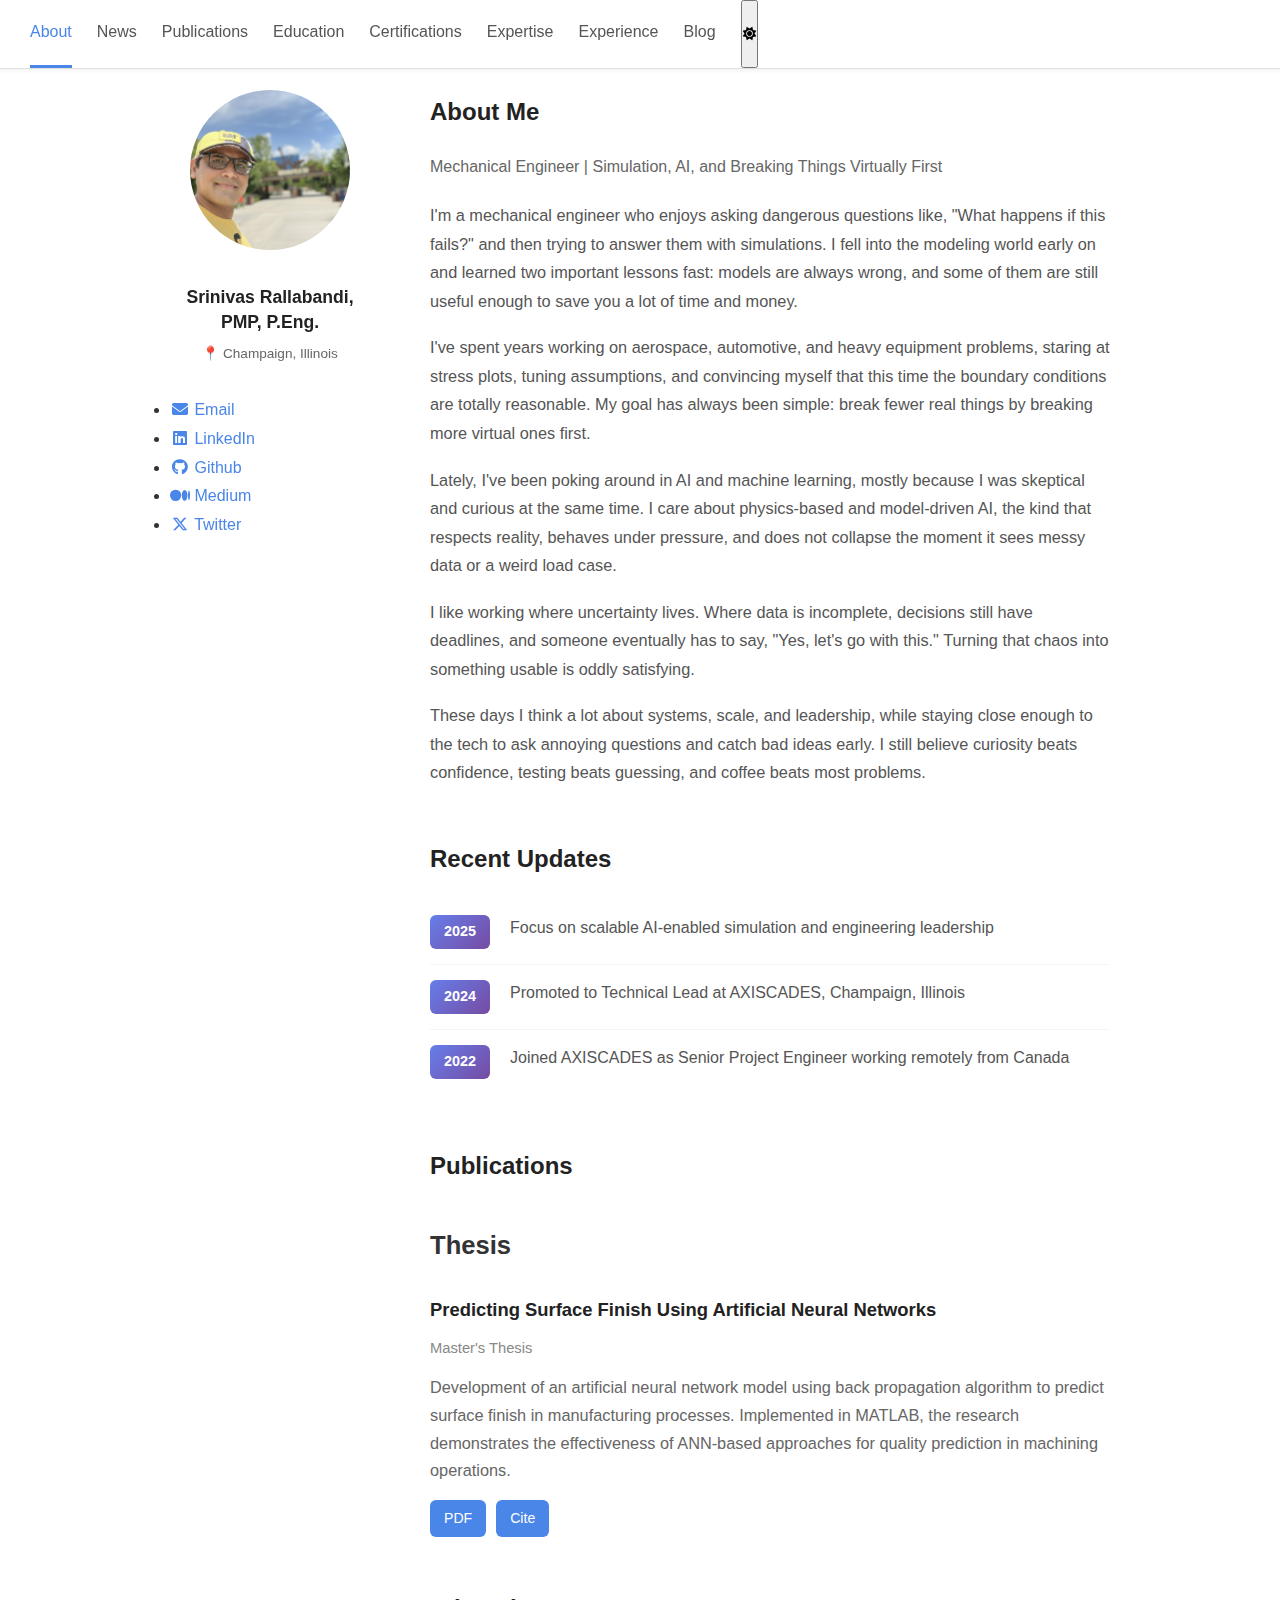
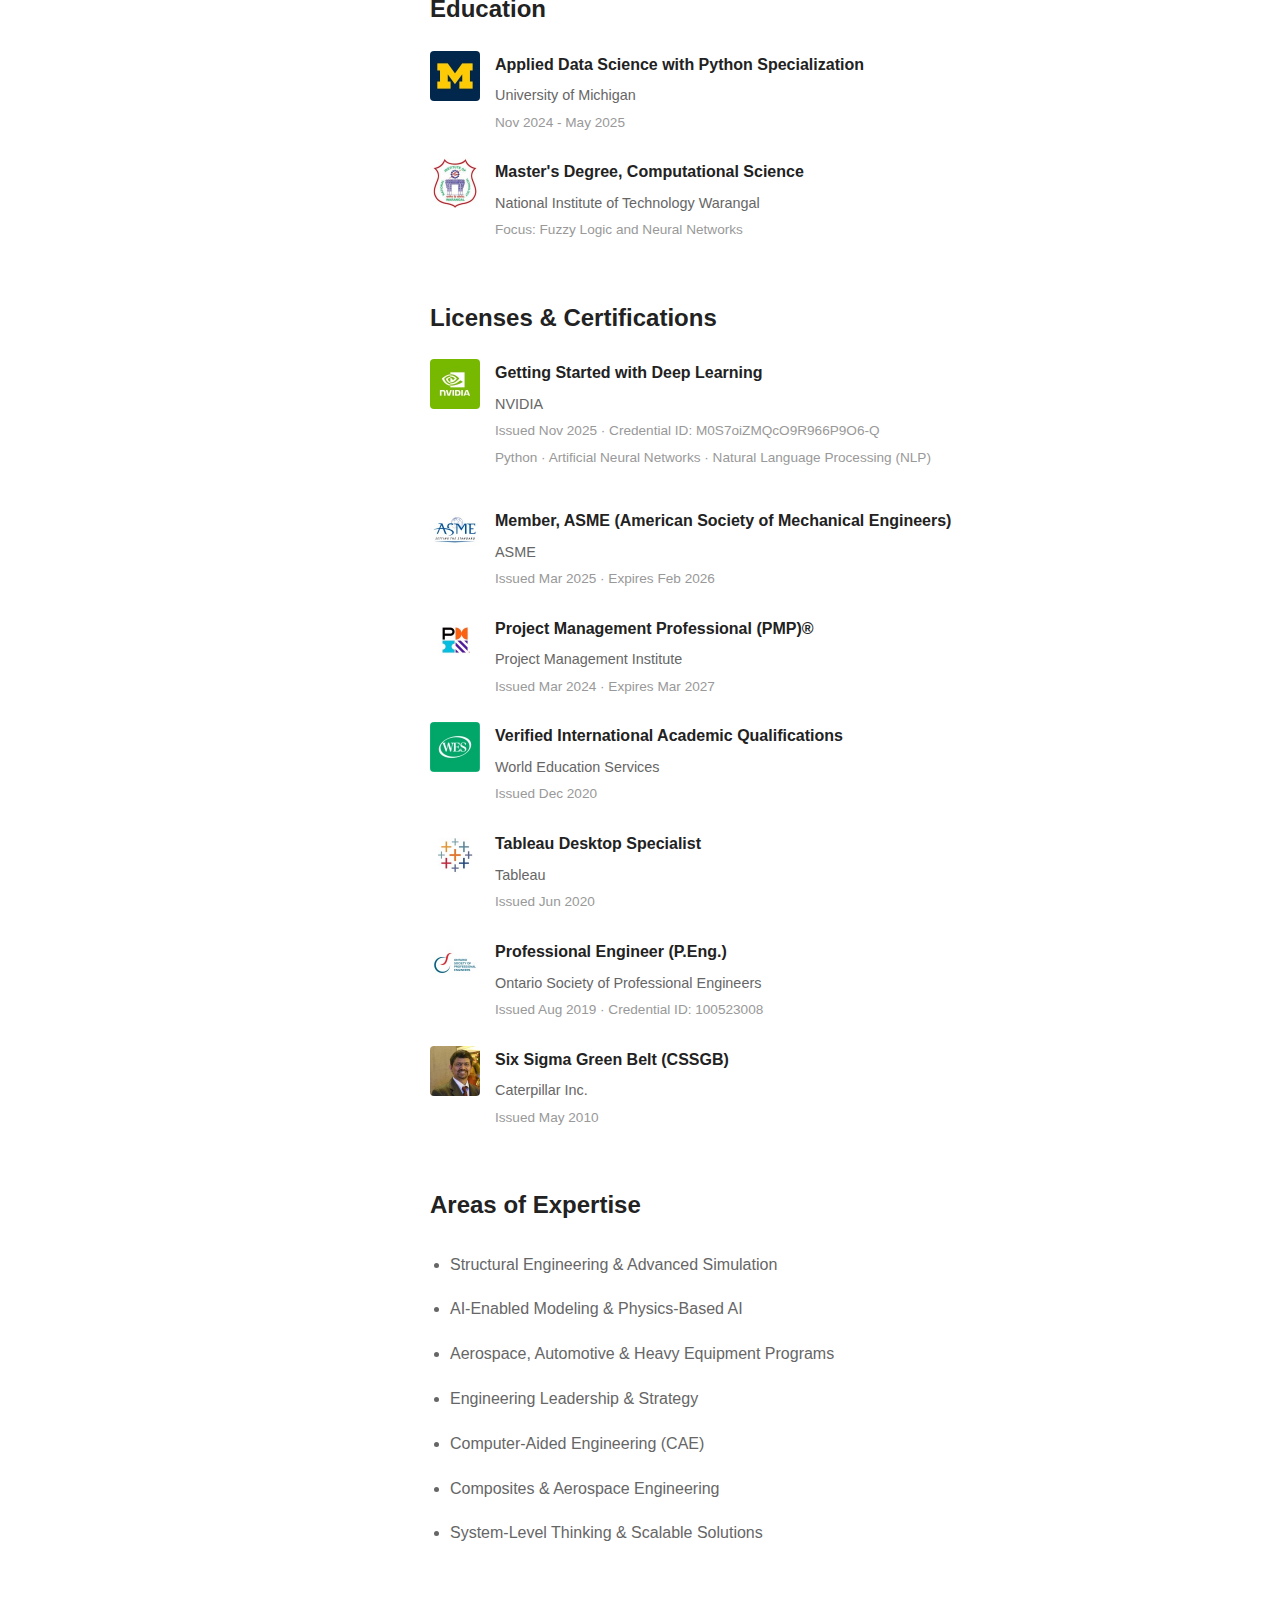
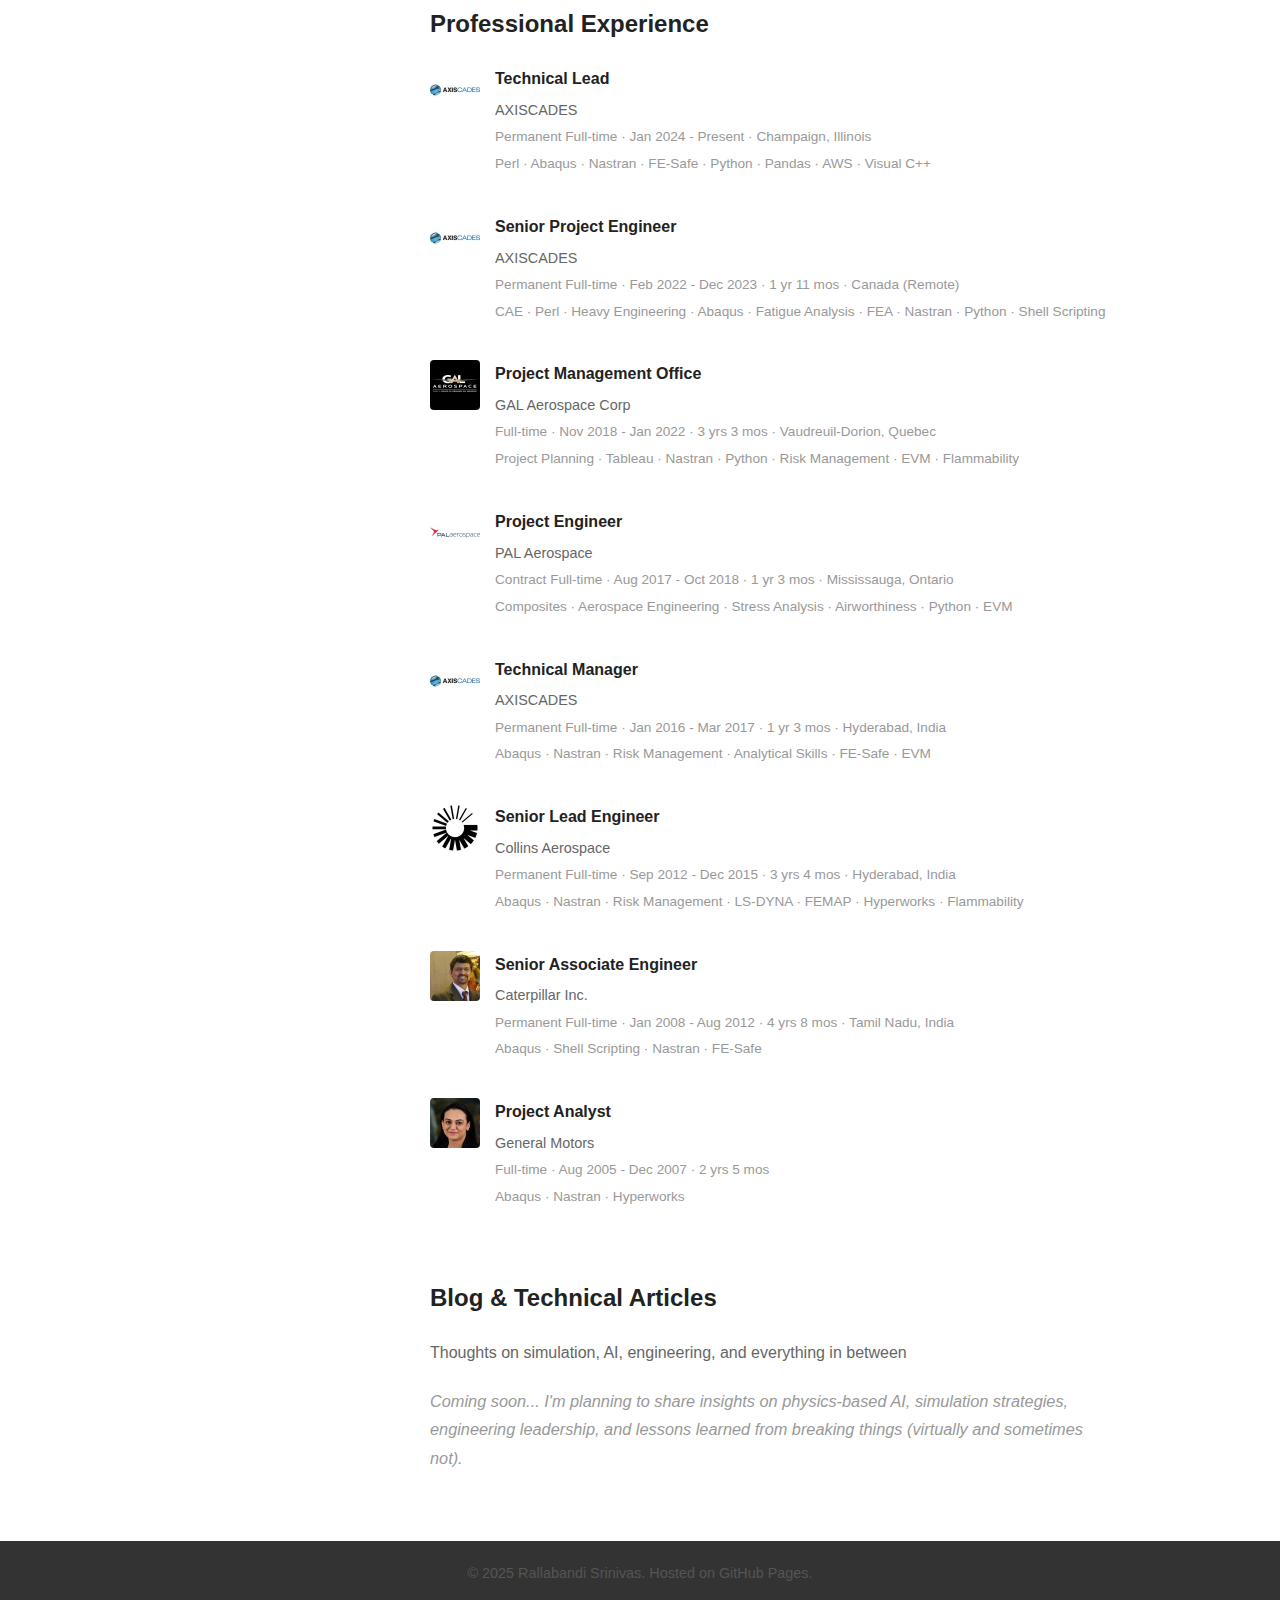
<file: index.html>
<!DOCTYPE html>
<html lang="en">
<head>
    <meta charset="UTF-8">
    <meta name="viewport" content="width=device-width, initial-scale=1.0">
    <title>Srinivas Rallabandi, PMP, P.Eng. - Professional Profile</title>
    <link rel="stylesheet" href="style.css">
    <link rel="stylesheet" href="https://cdnjs.cloudflare.com/ajax/libs/font-awesome/6.5.1/css/all.min.css">
</head>
<body>
    <nav class="navbar">
        <div class="nav-container">
            <a href="#home" class="nav-link active">About</a>
            <a href="#news" class="nav-link">News</a>
            <a href="#publications" class="nav-link">Publications</a>
            <a href="#education" class="nav-link">Education</a>
            <a href="#certifications" class="nav-link">Certifications</a>
            <a href="#research" class="nav-link">Expertise</a>
            <a href="#teaching" class="nav-link">Experience</a>
            <a href="#blog" class="nav-link">Blog</a>
            <button id="theme-toggle" class="theme-toggle" aria-label="Toggle theme">
                <i class="fas fa-sun"></i>
            </button>
        </div>
    </nav>

    <div class="container">
        <aside class="sidebar">
            <div class="profile">
                <img src="images/profile-v2.jpg" alt="Srinivas Rallabandi" class="profile-image" onclick="openImageModal()" style="cursor: pointer;">
                    <h2 class="profile-name">Srinivas Rallabandi, PMP, P.Eng.</h2>
                <p class="profile-affiliation">📍 Champaign, Illinois</p>
            </div>

            <ul class="social-links">
                <li><a href="mailto:rallabandi.srinivas@gmail.com"><i class="fas fa-fw fa-envelope" aria-hidden="true"></i> Email</a></li>
                <li><a href="https://www.linkedin.com/in/srinivasrallabandi/" target="_blank"><i class="fab fa-fw fa-linkedin" aria-hidden="true"></i> LinkedIn</a></li>
                <li><a href="https://github.com/rallabandisrinivas" target="_blank"><i class="fab fa-fw fa-github" aria-hidden="true"></i> Github</a></li>
                <li><a href="https://medium.com/@srinirallabandi" target="_blank"><i class="fab fa-fw fa-medium" aria-hidden="true"></i> Medium</a></li>
                <li><a href="https://x.com/srinirallabandi" target="_blank"><i class="fab fa-fw fa-x-twitter" aria-hidden="true"></i> Twitter</a></li>
            </ul>
        </aside>

        <main class="main-content">
            <section id="home" class="section">
                <h1>About Me</h1>
                <p class="subtitle">Mechanical Engineer | Simulation, AI, and Breaking Things Virtually First</p>
                <p>I'm a mechanical engineer who enjoys asking dangerous questions like, "What happens if this fails?" and then trying to answer them with simulations. I fell into the modeling world early on and learned two important lessons fast: models are always wrong, and some of them are still useful enough to save you a lot of time and money.</p>
                <p>I've spent years working on aerospace, automotive, and heavy equipment problems, staring at stress plots, tuning assumptions, and convincing myself that this time the boundary conditions are totally reasonable. My goal has always been simple: break fewer real things by breaking more virtual ones first.</p>
                <p>Lately, I've been poking around in AI and machine learning, mostly because I was skeptical and curious at the same time. I care about physics-based and model-driven AI, the kind that respects reality, behaves under pressure, and does not collapse the moment it sees messy data or a weird load case.</p>
                <p>I like working where uncertainty lives. Where data is incomplete, decisions still have deadlines, and someone eventually has to say, "Yes, let's go with this." Turning that chaos into something usable is oddly satisfying.</p>
                <p>These days I think a lot about systems, scale, and leadership, while staying close enough to the tech to ask annoying questions and catch bad ideas early. I still believe curiosity beats confidence, testing beats guessing, and coffee beats most problems.</p>
            </section>

            <section id="news" class="section">
                <h1>Recent Updates</h1>
                <ul class="news-list">
                    <li>
                        <span class="news-date">2025</span>
                        <span class="news-content">Focus on scalable AI-enabled simulation and engineering leadership</span>
                    </li>
                    <li>
                        <span class="news-date">2024</span>
                        <span class="news-content">Promoted to Technical Lead at AXISCADES, Champaign, Illinois</span>
                    </li>
                    <li>
                        <span class="news-date">2022</span>
                        <span class="news-content">Joined AXISCADES as Senior Project Engineer working remotely from Canada</span>
                    </li>
                </ul>
            </section>

            <section id="publications" class="section">
                <h1>Publications</h1>

                <div class="publications-category">
                    <h2>Thesis</h2>

                    <article class="publication-item">
                        <h3 class="publication-title">
                            <a href="#">Predicting Surface Finish Using Artificial Neural Networks</a>
                        </h3>
                        <p class="publication-meta">Master's Thesis</p>
                        <p class="publication-description">Development of an artificial neural network model using back propagation algorithm to predict surface finish in manufacturing processes. Implemented in MATLAB, the research demonstrates the effectiveness of ANN-based approaches for quality prediction in machining operations.</p>
                        <div class="publication-links">
                            <a href="#" class="pub-link">PDF</a>
                            <a href="#" class="pub-link">Cite</a>
                        </div>
                    </article>
                </div>
            </section>

            <section id="education" class="section">
                <h1>Education</h1>

                <div class="experience-item">
                    <img src="images/umich.jpg" alt="University of Michigan" class="company-logo">
                    <div class="experience-content">
                        <h3>Applied Data Science with Python Specialization</h3>
                        <p class="company-name">University of Michigan</p>
                        <p class="employment-type">Nov 2024 - May 2025</p>
                    </div>
                </div>

                <div class="experience-item">
                    <img src="images/nit-warangal.jpg" alt="National Institute of Technology Warangal" class="company-logo">
                    <div class="experience-content">
                        <h3>Master's Degree, Computational Science</h3>
                        <p class="company-name">National Institute of Technology Warangal</p>
                        <p class="employment-type">Focus: Fuzzy Logic and Neural Networks</p>
                    </div>
                </div>
            </section>

            <section id="certifications" class="section">
                <h1>Licenses & Certifications</h1>

                <div class="experience-item">
                    <img src="images/nvidia.jpg" alt="NVIDIA" class="company-logo">
                    <div class="experience-content">
                        <h3>Getting Started with Deep Learning</h3>
                        <p class="company-name">NVIDIA</p>
                        <p class="employment-type">Issued Nov 2025 · Credential ID: M0S7oiZMQcO9R966P9O6-Q</p>
                        <p class="experience-skills">Python · Artificial Neural Networks · Natural Language Processing (NLP)</p>
                    </div>
                </div>

                <div class="experience-item">
                    <img src="images/asme.jpg" alt="ASME" class="company-logo">
                    <div class="experience-content">
                        <h3>Member, ASME (American Society of Mechanical Engineers)</h3>
                        <p class="company-name">ASME</p>
                        <p class="employment-type">Issued Mar 2025 · Expires Feb 2026</p>
                    </div>
                </div>

                <div class="experience-item">
                    <img src="images/pmi.jpg" alt="Project Management Institute" class="company-logo">
                    <div class="experience-content">
                        <h3>Project Management Professional (PMP)®</h3>
                        <p class="company-name">Project Management Institute</p>
                        <p class="employment-type">Issued Mar 2024 · Expires Mar 2027</p>
                    </div>
                </div>

                <div class="experience-item">
                    <img src="images/wes.jpg" alt="World Education Services" class="company-logo">
                    <div class="experience-content">
                        <h3>Verified International Academic Qualifications</h3>
                        <p class="company-name">World Education Services</p>
                        <p class="employment-type">Issued Dec 2020</p>
                    </div>
                </div>

                <div class="experience-item">
                    <img src="images/tableau.jpg" alt="Tableau" class="company-logo">
                    <div class="experience-content">
                        <h3>Tableau Desktop Specialist</h3>
                        <p class="company-name">Tableau</p>
                        <p class="employment-type">Issued Jun 2020</p>
                    </div>
                </div>

                <div class="experience-item">
                    <img src="images/ospe.jpg" alt="Ontario Society of Professional Engineers" class="company-logo">
                    <div class="experience-content">
                        <h3>Professional Engineer (P.Eng.)</h3>
                        <p class="company-name">Ontario Society of Professional Engineers</p>
                        <p class="employment-type">Issued Aug 2019 · Credential ID: 100523008</p>
                    </div>
                </div>

                <div class="experience-item">
                    <img src="images/caterpillar.jpg" alt="Caterpillar Inc." class="company-logo">
                    <div class="experience-content">
                        <h3>Six Sigma Green Belt (CSSGB)</h3>
                        <p class="company-name">Caterpillar Inc.</p>
                        <p class="employment-type">Issued May 2010</p>
                    </div>
                </div>
            </section>

            <section id="research" class="section">
                <h1>Areas of Expertise</h1>
                <ul class="research-list">
                    <li>Structural Engineering & Advanced Simulation</li>
                    <li>AI-Enabled Modeling & Physics-Based AI</li>
                    <li>Aerospace, Automotive & Heavy Equipment Programs</li>
                    <li>Engineering Leadership & Strategy</li>
                    <li>Computer-Aided Engineering (CAE)</li>
                    <li>Composites & Aerospace Engineering</li>
                    <li>System-Level Thinking & Scalable Solutions</li>
                </ul>
            </section>

            <section id="teaching" class="section">
                <h1>Professional Experience</h1>

                <div class="experience-item">
                    <img src="images/axiscades.jpg" alt="AXISCADES" class="company-logo">
                    <div class="experience-content">
                        <h3>Technical Lead</h3>
                        <p class="company-name">AXISCADES</p>
                        <p class="employment-type">Permanent Full-time · Jan 2024 - Present · Champaign, Illinois</p>
                        <p class="experience-skills">Perl · Abaqus · Nastran · FE-Safe · Python · Pandas · AWS · Visual C++</p>
                    </div>
                </div>

                <div class="experience-item">
                    <img src="images/axiscades.jpg" alt="AXISCADES" class="company-logo">
                    <div class="experience-content">
                        <h3>Senior Project Engineer</h3>
                        <p class="company-name">AXISCADES</p>
                        <p class="employment-type">Permanent Full-time · Feb 2022 - Dec 2023 · 1 yr 11 mos · Canada (Remote)</p>
                        <p class="experience-skills">CAE · Perl · Heavy Engineering · Abaqus · Fatigue Analysis · FEA · Nastran · Python · Shell Scripting</p>
                    </div>
                </div>

                <div class="experience-item">
                    <img src="images/gal-aerospace.jpg" alt="GAL Aerospace Corp" class="company-logo">
                    <div class="experience-content">
                        <h3>Project Management Office</h3>
                        <p class="company-name">GAL Aerospace Corp</p>
                        <p class="employment-type">Full-time · Nov 2018 - Jan 2022 · 3 yrs 3 mos · Vaudreuil-Dorion, Quebec</p>
                        <p class="experience-skills">Project Planning · Tableau · Nastran · Python · Risk Management · EVM · Flammability</p>
                    </div>
                </div>

                <div class="experience-item">
                    <img src="images/pal-aerospace.jpg" alt="PAL Aerospace" class="company-logo">
                    <div class="experience-content">
                        <h3>Project Engineer</h3>
                        <p class="company-name">PAL Aerospace</p>
                        <p class="employment-type">Contract Full-time · Aug 2017 - Oct 2018 · 1 yr 3 mos · Mississauga, Ontario</p>
                        <p class="experience-skills">Composites · Aerospace Engineering · Stress Analysis · Airworthiness · Python · EVM</p>
                    </div>
                </div>

                <div class="experience-item">
                    <img src="images/axiscades.jpg" alt="AXISCADES" class="company-logo">
                    <div class="experience-content">
                        <h3>Technical Manager</h3>
                        <p class="company-name">AXISCADES</p>
                        <p class="employment-type">Permanent Full-time · Jan 2016 - Mar 2017 · 1 yr 3 mos · Hyderabad, India</p>
                        <p class="experience-skills">Abaqus · Nastran · Risk Management · Analytical Skills · FE-Safe · EVM</p>
                    </div>
                </div>

                <div class="experience-item">
                    <img src="images/collins-aerospace.jpg" alt="Collins Aerospace" class="company-logo">
                    <div class="experience-content">
                        <h3>Senior Lead Engineer</h3>
                        <p class="company-name">Collins Aerospace</p>
                        <p class="employment-type">Permanent Full-time · Sep 2012 - Dec 2015 · 3 yrs 4 mos · Hyderabad, India</p>
                        <p class="experience-skills">Abaqus · Nastran · Risk Management · LS-DYNA · FEMAP · Hyperworks · Flammability</p>
                    </div>
                </div>

                <div class="experience-item">
                    <img src="images/caterpillar.jpg" alt="Caterpillar Inc." class="company-logo">
                    <div class="experience-content">
                        <h3>Senior Associate Engineer</h3>
                        <p class="company-name">Caterpillar Inc.</p>
                        <p class="employment-type">Permanent Full-time · Jan 2008 - Aug 2012 · 4 yrs 8 mos · Tamil Nadu, India</p>
                        <p class="experience-skills">Abaqus · Shell Scripting · Nastran · FE-Safe</p>
                    </div>
                </div>

                <div class="experience-item">
                    <img src="images/gm.jpg" alt="General Motors" class="company-logo">
                    <div class="experience-content">
                        <h3>Project Analyst</h3>
                        <p class="company-name">General Motors</p>
                        <p class="employment-type">Full-time · Aug 2005 - Dec 2007 · 2 yrs 5 mos</p>
                        <p class="experience-skills">Abaqus · Nastran · Hyperworks</p>
                    </div>
                </div>
            </section>

            <section id="blog" class="section">
                <h1>Blog & Technical Articles</h1>
                <p class="subtitle">Thoughts on simulation, AI, engineering, and everything in between</p>

                <div class="news-list">
                    <p style="color: #999; font-style: italic;">Coming soon... I'm planning to share insights on physics-based AI, simulation strategies, engineering leadership, and lessons learned from breaking things (virtually and sometimes not).</p>
                </div>
            </section>
        </main>
    </div>

    <footer>
        <div class="footer-content">
            <p>&copy; 2025 Rallabandi Srinivas. Hosted on GitHub Pages.</p>
        </div>
    </footer>

    <!-- Image Modal -->
    <div id="imageModal" class="modal" onclick="closeImageModal()">
        <span class="close">&times;</span>
        <img class="modal-content" id="modalImage">
    </div>

    <script>
        // Image Modal Functions
        function openImageModal() {
            document.getElementById('imageModal').style.display = 'block';
            document.getElementById('modalImage').src = 'images/profile-v2.jpg';
        }

        function closeImageModal() {
            document.getElementById('imageModal').style.display = 'none';
        }

        // Close modal on Escape key
        document.addEventListener('keydown', function(event) {
            if (event.key === 'Escape') {
                closeImageModal();
            }
        });

        // Theme Toggle Functionality
        const themeToggle = document.getElementById('theme-toggle');
        const body = document.body;
        const themeIcon = themeToggle.querySelector('i');

        // Check for saved theme preference or default to dark
        const currentTheme = localStorage.getItem('theme') || 'dark';
        body.classList.add(currentTheme + '-theme');
        updateThemeIcon(currentTheme);

        themeToggle.addEventListener('click', function() {
            if (body.classList.contains('dark-theme')) {
                body.classList.remove('dark-theme');
                body.classList.add('light-theme');
                localStorage.setItem('theme', 'light');
                updateThemeIcon('light');
            } else {
                body.classList.remove('light-theme');
                body.classList.add('dark-theme');
                localStorage.setItem('theme', 'dark');
                updateThemeIcon('dark');
            }
        });

        function updateThemeIcon(theme) {
            if (theme === 'dark') {
                themeIcon.className = 'fas fa-sun';
            } else {
                themeIcon.className = 'fas fa-moon';
            }
        }
    </script>
</body>
</html>
</file>
<file: style.css>
/* Reset and Base Styles */
* {
    margin: 0;
    padding: 0;
    box-sizing: border-box;
}

body {
    font-family: -apple-system, BlinkMacSystemFont, 'Segoe UI', 'Roboto', 'Helvetica', 'Arial', sans-serif;
    background: #fff;
    color: #333;
    line-height: 1.8;
    padding-top: 60px;
}

/* Navigation Bar */
.navbar {
    background: #fff;
    border-bottom: 1px solid #e0e0e0;
    position: fixed;
    top: 0;
    left: 0;
    right: 0;
    z-index: 1000;
    box-shadow: 0 2px 4px rgba(0,0,0,0.05);
}

.nav-container {
    max-width: 1300px;
    margin: 0 auto;
    padding: 0 30px;
    display: flex;
    gap: 25px;
}

.nav-link {
    color: #555;
    text-decoration: none;
    padding: 18px 0;
    display: inline-block;
    border-bottom: 3px solid transparent;
    transition: all 0.3s ease;
    font-weight: 500;
}

.nav-link:hover,
.nav-link.active {
    color: #4A86E8;
    border-bottom-color: #4A86E8;
}

/* Main Container */
.container {
    max-width: 1000px;
    margin: 30px auto;
    padding: 0 30px;
    display: grid;
    grid-template-columns: 200px 1fr;
    gap: 60px;
}

/* Sidebar */
.sidebar {
    background: transparent;
    padding: 0;
    height: fit-content;
    position: sticky;
    top: 80px;
}

.profile {
    text-align: center;
    margin-bottom: 30px;
}

.profile-image {
    width: 160px;
    height: 160px;
    border-radius: 50%;
    margin: 0 auto 20px;
    display: block;
    object-fit: cover;
    border: none;
}

.profile-name {
    font-size: 1.1em;
    color: #222;
    margin-bottom: 8px;
    font-weight: 600;
    line-height: 1.4;
}

.profile-title {
    color: #666;
    font-size: 0.9em;
    margin-bottom: 8px;
    font-weight: normal;
    line-height: 1.5;
}

.profile-affiliation {
    color: #666;
    font-size: 0.85em;
    font-style: normal;
    margin-top: 8px;
}

.affiliation-logo {
    display: none;
}

.social-links {
    padding-top: 0;
}

.social-links h3 {
    display: none;
}

.social-link {
    display: flex;
    align-items: center;
    gap: 10px;
    color: #666;
    text-decoration: none;
    padding: 8px 0;
    margin-bottom: 6px;
    transition: all 0.2s ease;
    font-size: 0.95em;
}

.social-link i {
    display: inline-block;
    width: 1.25em;
    font-size: 1.1em;
    text-align: center;
    flex-shrink: 0;
}

.social-link span {
    font-size: 0.95em;
    font-weight: 400;
}

.social-link:hover {
    color: #4A86E8;
}

/* Main Content */
.main-content {
    background: transparent;
    padding: 0;
    min-height: 600px;
}

.section {
    margin-bottom: 50px;
}

.section:last-child {
    margin-bottom: 0;
}

h1 {
    color: #222;
    font-size: 1.5em;
    margin-bottom: 20px;
    padding-bottom: 0;
    border-bottom: none;
    font-weight: 600;
}

h2 {
    color: #333;
    font-size: 1.6em;
    margin: 35px 0 25px;
    font-weight: 600;
}

h3 {
    color: #333;
    font-size: 1.25em;
    margin-bottom: 10px;
    font-weight: 600;
}

p {
    margin-bottom: 18px;
    color: #555;
    font-size: 1.02em;
    line-height: 1.75;
}

.subtitle {
    font-size: 1em;
    color: #666;
    font-weight: normal;
    margin-bottom: 20px;
    padding-bottom: 0;
    border-bottom: none;
}

/* News Section */
.news-list {
    list-style: none;
    padding-left: 0;
}

.news-list li {
    display: flex;
    gap: 20px;
    padding: 15px 0;
    border-bottom: 1px solid #f5f5f5;
    align-items: flex-start;
}

.news-list li:last-child {
    border-bottom: none;
}

.news-date {
    background: linear-gradient(135deg, #667eea 0%, #764ba2 100%);
    color: white;
    padding: 4px 12px;
    border-radius: 6px;
    font-weight: 600;
    font-size: 0.9em;
    flex-shrink: 0;
    min-width: 60px;
    text-align: center;
}

.news-content {
    color: #555;
    line-height: 1.6;
    flex: 1;
}

/* Publications */
.publications-category {
    margin-bottom: 30px;
}

.publication-item {
    margin-bottom: 20px;
    padding: 0;
    background: transparent;
    border-radius: 0;
    border-left: none;
}

.publication-item:last-child {
    margin-bottom: 0;
}

.publication-title {
    font-size: 1.15em;
    margin-bottom: 10px;
    font-weight: 600;
}

.publication-title a {
    color: #222;
    text-decoration: none;
    transition: color 0.3s ease;
}

.publication-title a:hover {
    color: #4A86E8;
}

.publication-meta {
    color: #888;
    font-size: 0.92em;
    margin-bottom: 12px;
    font-weight: 500;
}

.publication-description {
    color: #666;
    line-height: 1.7;
    margin-bottom: 15px;
}

.publication-links {
    display: flex;
    gap: 10px;
    flex-wrap: wrap;
}

.pub-link {
    color: white;
    background: #4A86E8;
    text-decoration: none;
    font-size: 0.88em;
    padding: 6px 14px;
    border-radius: 6px;
    transition: all 0.3s ease;
    font-weight: 500;
}

.pub-link:hover {
    background: #2d6cdf;
    transform: translateY(-2px);
    box-shadow: 0 4px 8px rgba(74, 134, 232, 0.3);
}

/* Research List */
.research-list {
    list-style: disc;
    padding-left: 20px;
}

.research-list li {
    padding: 4px 0;
    background: transparent;
    border-left: none;
    border-radius: 0;
    color: #666;
    font-weight: normal;
    margin-bottom: 8px;
}

/* Experience Section */
.experience-item {
    display: flex;
    gap: 15px;
    margin-bottom: 20px;
    padding: 0;
    background: transparent;
    align-items: flex-start;
}

.experience-item:last-child {
    margin-bottom: 0;
}

.company-logo {
    width: 50px;
    height: 50px;
    border-radius: 4px;
    object-fit: contain;
    border: none;
    flex-shrink: 0;
    background: transparent;
    padding: 0;
}

.experience-content {
    flex: 1;
}

.experience-content h3 {
    color: #222;
    font-size: 1em;
    margin-bottom: 4px;
    font-weight: 600;
}

.company-name {
    color: #666;
    font-weight: normal;
    margin-bottom: 2px;
    font-size: 0.9em;
}

.employment-type {
    color: #999;
    font-size: 0.85em;
    margin-bottom: 4px;
}

.experience-skills {
    color: #999;
    font-size: 0.85em;
    line-height: 1.6;
    margin-top: 4px;
    padding-top: 0;
    border-top: none;
    font-style: normal;
}

/* Links */
a {
    color: #4A86E8;
    text-decoration: none;
}

a:hover {
    text-decoration: underline;
}

/* Footer */
footer {
    background: #333;
    color: #ccc;
    text-align: center;
    padding: 20px;
    margin-top: 50px;
}

.footer-content p {
    margin: 0;
    font-size: 0.9em;
}

/* Image Modal */
.modal {
    display: none;
    position: fixed;
    z-index: 9999;
    left: 0;
    top: 0;
    width: 100%;
    height: 100%;
    background-color: rgba(0, 0, 0, 0.9);
    cursor: pointer;
}

.modal-content {
    margin: auto;
    display: block;
    max-width: 90%;
    max-height: 90%;
    position: absolute;
    top: 50%;
    left: 50%;
    transform: translate(-50%, -50%);
    border-radius: 8px;
}

.close {
    position: absolute;
    top: 20px;
    right: 35px;
    color: #f1f1f1;
    font-size: 40px;
    font-weight: bold;
    transition: 0.3s;
}

.close:hover,
.close:focus {
    color: #bbb;
    text-decoration: none;
    cursor: pointer;
}

/* Responsive Design */
@media (max-width: 768px) {
    .container {
        grid-template-columns: 1fr;
        gap: 20px;
    }

    .sidebar {
        position: static;
    }

    .nav-container {
        flex-wrap: wrap;
        gap: 15px;
    }

    .main-content {
        padding: 25px;
    }

    body {
        padding-top: 120px;
    }

    .modal-content {
        max-width: 95%;
        max-height: 95%;
    }

    .close {
        top: 10px;
        right: 15px;
        font-size: 30px;
    }
}
</file>
